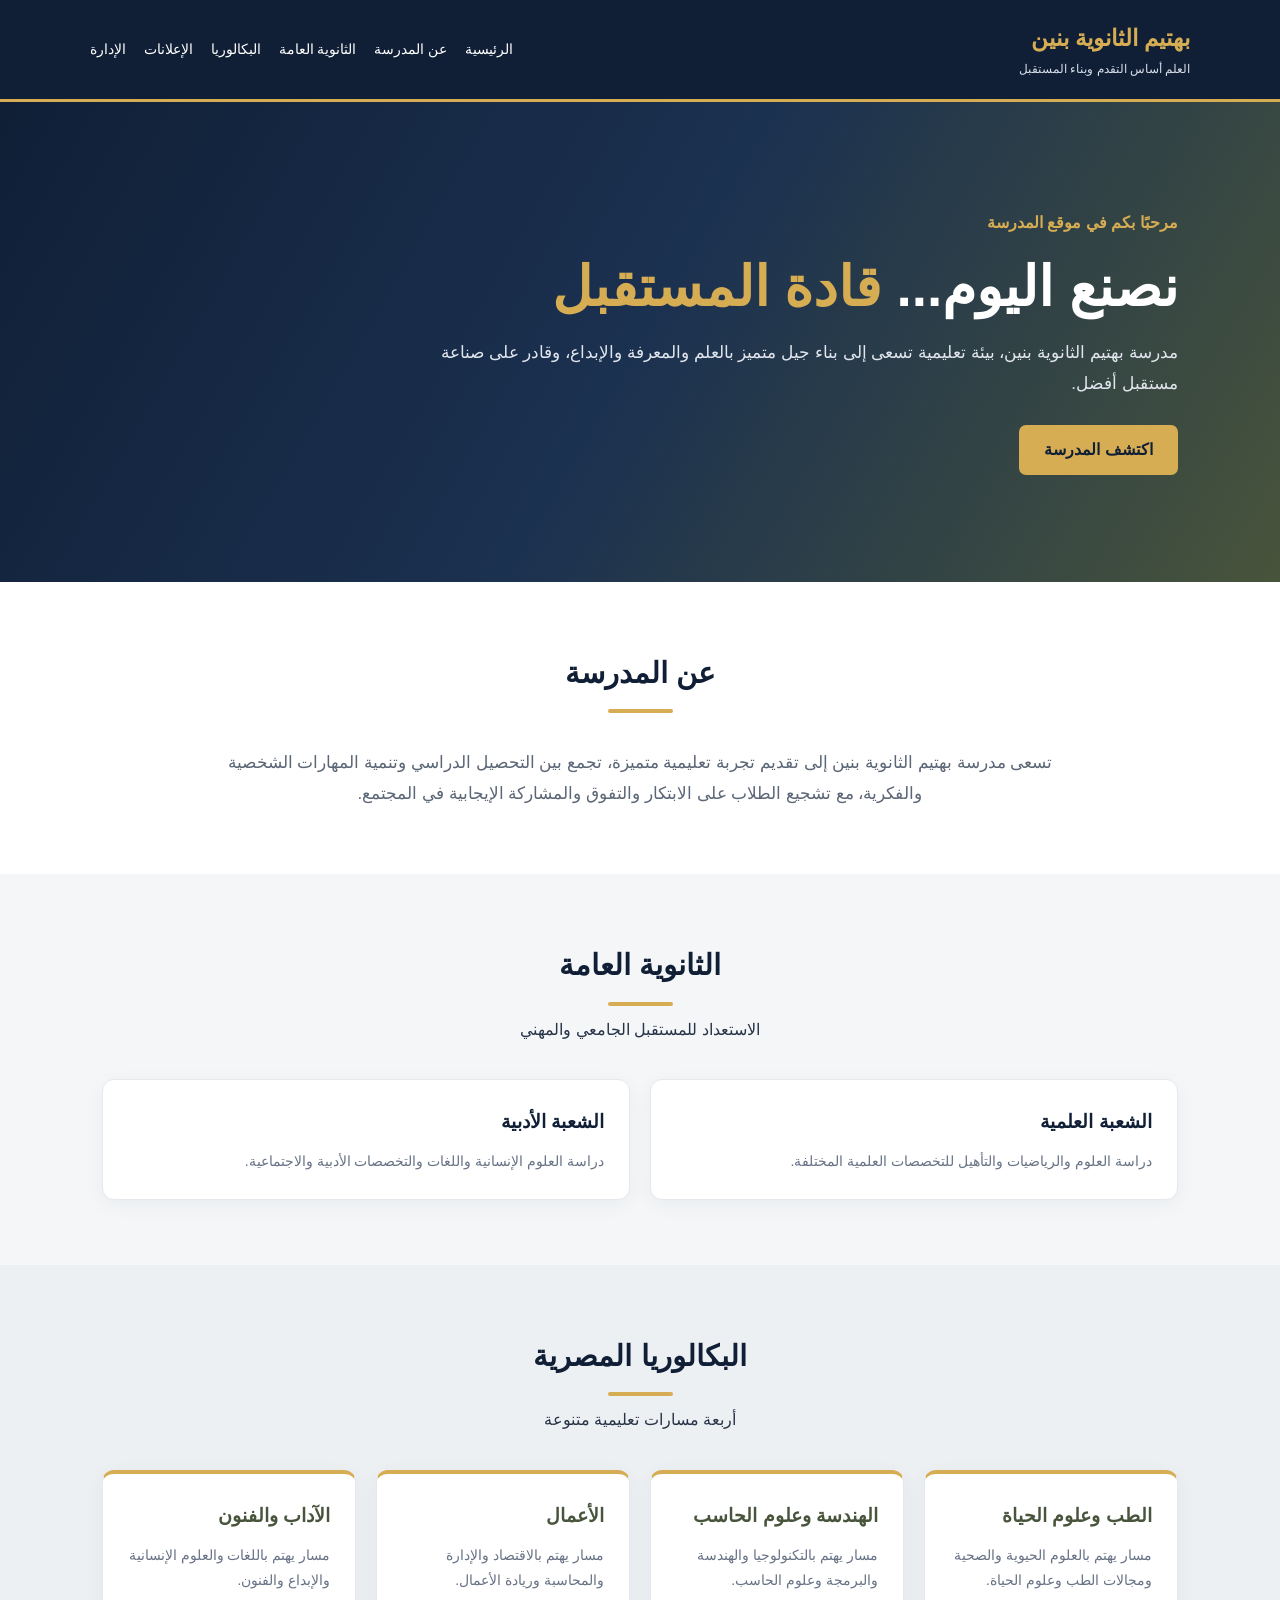
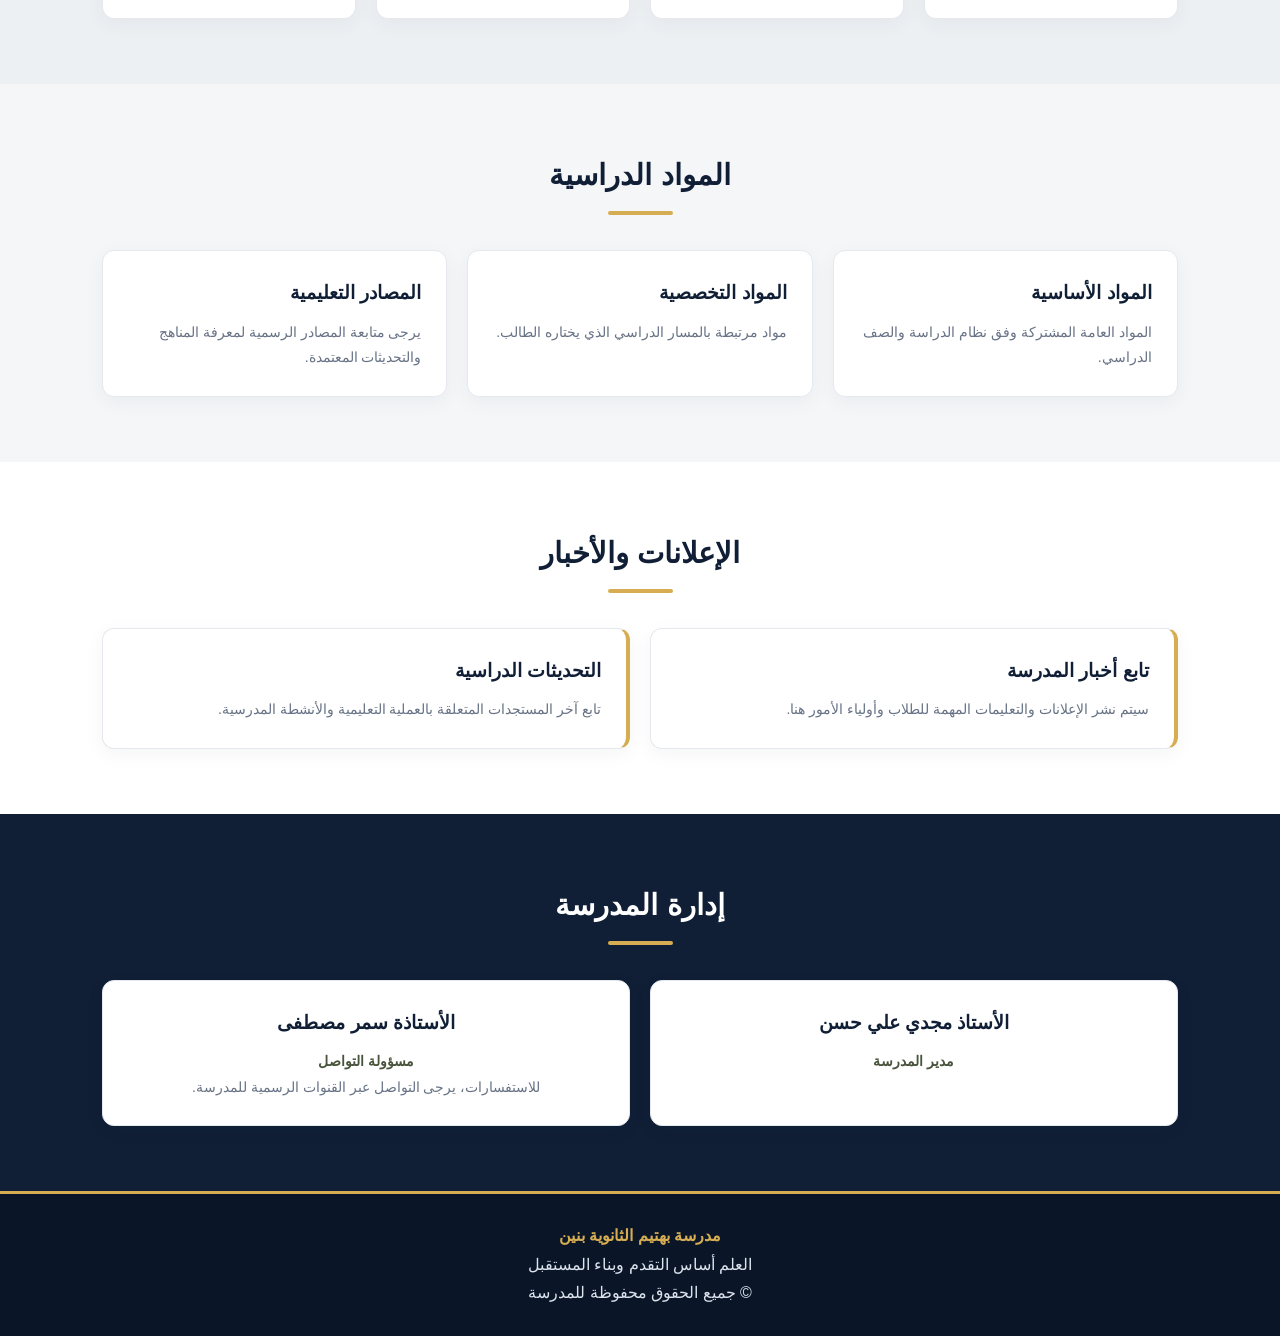
<file: index.html>
<!DOCTYPE html>
<html lang="ar" dir="rtl">
<head>
<meta charset="UTF-8">
<meta name="viewport" content="width=device-width, initial-scale=1.0">
<title>بهتيم الثانوية بنين</title>
<meta name="description" content="الموقع الرسمي لمدرسة بهتيم الثانوية بنين">
<style>
:root {
  --navy:#101f36;
  --navy2:#1b3150;
  --gold:#d6ad53;
  --olive:#48543b;
  --white:#fff;
  --bg:#f4f6f8;
}
*{box-sizing:border-box;margin:0;padding:0}
html{scroll-behavior:smooth}
body{
  font-family:Tahoma,Arial,sans-serif;
  background:var(--bg);
  color:#273347;
  line-height:1.8;
}
header{
  background:var(--navy);
  color:white;
  padding:18px 7%;
  display:flex;
  align-items:center;
  justify-content:space-between;
  flex-wrap:wrap;
  gap:15px;
  border-bottom:3px solid var(--gold);
}
.brand h1{font-size:23px;color:var(--gold)}
.brand p{font-size:12px;color:#d8dfeb}
nav{display:flex;gap:18px;flex-wrap:wrap}
nav a{color:white;text-decoration:none;font-size:14px}
nav a:hover{color:var(--gold)}
.hero{
  min-height:480px;
  padding:90px 8%;
  display:flex;
  align-items:center;
  background:linear-gradient(120deg,var(--navy),var(--navy2),var(--olive));
  color:white;
}
.hero-content{max-width:750px}
.hero .small{color:var(--gold);font-weight:bold}
.hero h2{font-size:clamp(32px,5vw,55px);line-height:1.4;margin:12px 0}
.hero h2 span{color:var(--gold)}
.hero p{font-size:17px;color:#e1e6ee;margin-bottom:25px}
.btn{
  display:inline-block;background:var(--gold);
  color:var(--navy);padding:11px 25px;
  border-radius:7px;text-decoration:none;font-weight:bold;
}
section{padding:65px 8%}
.section-title{text-align:center;margin-bottom:35px}
.section-title h2{font-size:29px;color:var(--navy)}
.line{width:65px;height:4px;background:var(--gold);margin:10px auto;border-radius:5px}
.cards{
  display:grid;
  grid-template-columns:repeat(auto-fit,minmax(220px,1fr));
  gap:20px;
}
.card{
  background:white;padding:25px;border-radius:12px;
  border:1px solid #e5e8ed;
  box-shadow:0 5px 20px #15243a0c;
  transition:.25s;
}
.card:hover{transform:translateY(-5px);border-color:var(--gold)}
.card h3{color:var(--navy);margin-bottom:10px}
.card p{color:#687386;font-size:14px}
.about{background:white}
.about-text{max-width:850px;margin:auto;text-align:center;font-size:17px;color:#5b6676}
.tracks{background:#edf0f3}
.track{border-top:4px solid var(--gold)}
.track h3{color:var(--olive)}
.management{background:var(--navy)}
.management .section-title h2{color:white}
.management .card{text-align:center}
.management .role{color:var(--olive);font-weight:bold}
.announcements{background:white}
.notice{border-right:4px solid var(--gold)}
footer{
  background:#0a1627;color:#dce3ed;
  text-align:center;padding:28px 15px;
  border-top:3px solid var(--gold);
}
footer strong{color:var(--gold)}
@media(max-width:650px){
  header{justify-content:center;text-align:center}
  nav{justify-content:center;gap:12px}
  .brand h1{font-size:19px}
  .hero{text-align:center;min-height:400px;padding:65px 7%}
  section{padding:48px 6%}
}
</style>
</head>
<body>

<header>
  <div class="brand">
    <h1>بهتيم الثانوية بنين</h1>
    <p>العلم أساس التقدم وبناء المستقبل</p>
  </div>
  <nav>
    <a href="#home">الرئيسية</a>
    <a href="#about">عن المدرسة</a>
    <a href="#general">الثانوية العامة</a>
    <a href="#baccalaureate">البكالوريا</a>
    <a href="#announcements">الإعلانات</a>
    <a href="#management">الإدارة</a>
  </nav>
</header>

<main>
<section class="hero" id="home">
  <div class="hero-content">
    <div class="small">مرحبًا بكم في موقع المدرسة</div>
    <h2>نصنع اليوم... <span>قادة المستقبل</span></h2>
    <p>
      مدرسة بهتيم الثانوية بنين، بيئة تعليمية تسعى
      إلى بناء جيل متميز بالعلم والمعرفة والإبداع،
      وقادر على صناعة مستقبل أفضل.
    </p>
    <a href="#about" class="btn">اكتشف المدرسة</a>
  </div>
</section>

<section class="about" id="about">
  <div class="section-title">
    <h2>عن المدرسة</h2><div class="line"></div>
  </div>
  <div class="about-text">
    <p>
      تسعى مدرسة بهتيم الثانوية بنين إلى تقديم تجربة
      تعليمية متميزة، تجمع بين التحصيل الدراسي وتنمية
      المهارات الشخصية والفكرية، مع تشجيع الطلاب على
      الابتكار والتفوق والمشاركة الإيجابية في المجتمع.
    </p>
  </div>
</section>

<section id="general">
  <div class="section-title">
    <h2>الثانوية العامة</h2><div class="line"></div>
    <p>الاستعداد للمستقبل الجامعي والمهني</p>
  </div>
  <div class="cards">
    <div class="card">
      <h3>الشعبة العلمية</h3>
      <p>دراسة العلوم والرياضيات والتأهيل للتخصصات العلمية المختلفة.</p>
    </div>
    <div class="card">
      <h3>الشعبة الأدبية</h3>
      <p>دراسة العلوم الإنسانية واللغات والتخصصات الأدبية والاجتماعية.</p>
    </div>
  </div>
</section>

<section class="tracks" id="baccalaureate">
  <div class="section-title">
    <h2>البكالوريا المصرية</h2><div class="line"></div>
    <p>أربعة مسارات تعليمية متنوعة</p>
  </div>
  <div class="cards">
    <div class="card track">
      <h3>الطب وعلوم الحياة</h3>
      <p>مسار يهتم بالعلوم الحيوية والصحية ومجالات الطب وعلوم الحياة.</p>
    </div>
    <div class="card track">
      <h3>الهندسة وعلوم الحاسب</h3>
      <p>مسار يهتم بالتكنولوجيا والهندسة والبرمجة وعلوم الحاسب.</p>
    </div>
    <div class="card track">
      <h3>الأعمال</h3>
      <p>مسار يهتم بالاقتصاد والإدارة والمحاسبة وريادة الأعمال.</p>
    </div>
    <div class="card track">
      <h3>الآداب والفنون</h3>
      <p>مسار يهتم باللغات والعلوم الإنسانية والإبداع والفنون.</p>
    </div>
  </div>
</section>

<section id="subjects">
  <div class="section-title">
    <h2>المواد الدراسية</h2><div class="line"></div>
  </div>
  <div class="cards">
    <div class="card">
      <h3>المواد الأساسية</h3>
      <p>المواد العامة المشتركة وفق نظام الدراسة والصف الدراسي.</p>
    </div>
    <div class="card">
      <h3>المواد التخصصية</h3>
      <p>مواد مرتبطة بالمسار الدراسي الذي يختاره الطالب.</p>
    </div>
    <div class="card">
      <h3>المصادر التعليمية</h3>
      <p>يرجى متابعة المصادر الرسمية لمعرفة المناهج والتحديثات المعتمدة.</p>
    </div>
  </div>
</section>

<section class="announcements" id="announcements">
  <div class="section-title">
    <h2>الإعلانات والأخبار</h2><div class="line"></div>
  </div>
  <div class="cards">
    <div class="card notice">
      <h3>تابع أخبار المدرسة</h3>
      <p>سيتم نشر الإعلانات والتعليمات المهمة للطلاب وأولياء الأمور هنا.</p>
    </div>
    <div class="card notice">
      <h3>التحديثات الدراسية</h3>
      <p>تابع آخر المستجدات المتعلقة بالعملية التعليمية والأنشطة المدرسية.</p>
    </div>
  </div>
</section>

<section class="management" id="management">
  <div class="section-title">
    <h2>إدارة المدرسة</h2><div class="line"></div>
  </div>
  <div class="cards">
    <div class="card">
      <h3>الأستاذ مجدي علي حسن</h3>
      <p class="role">مدير المدرسة</p>
    </div>
    <div class="card">
      <h3>الأستاذة سمر مصطفى</h3>
      <p class="role">مسؤولة التواصل</p>
      <p>للاستفسارات، يرجى التواصل عبر القنوات الرسمية للمدرسة.</p>
    </div>
  </div>
</section>
</main>

<footer>
  <strong>مدرسة بهتيم الثانوية بنين</strong>
  <p>العلم أساس التقدم وبناء المستقبل</p>
  <p>© جميع الحقوق محفوظة للمدرسة</p>
</footer>

</body>
</html>
</file>
